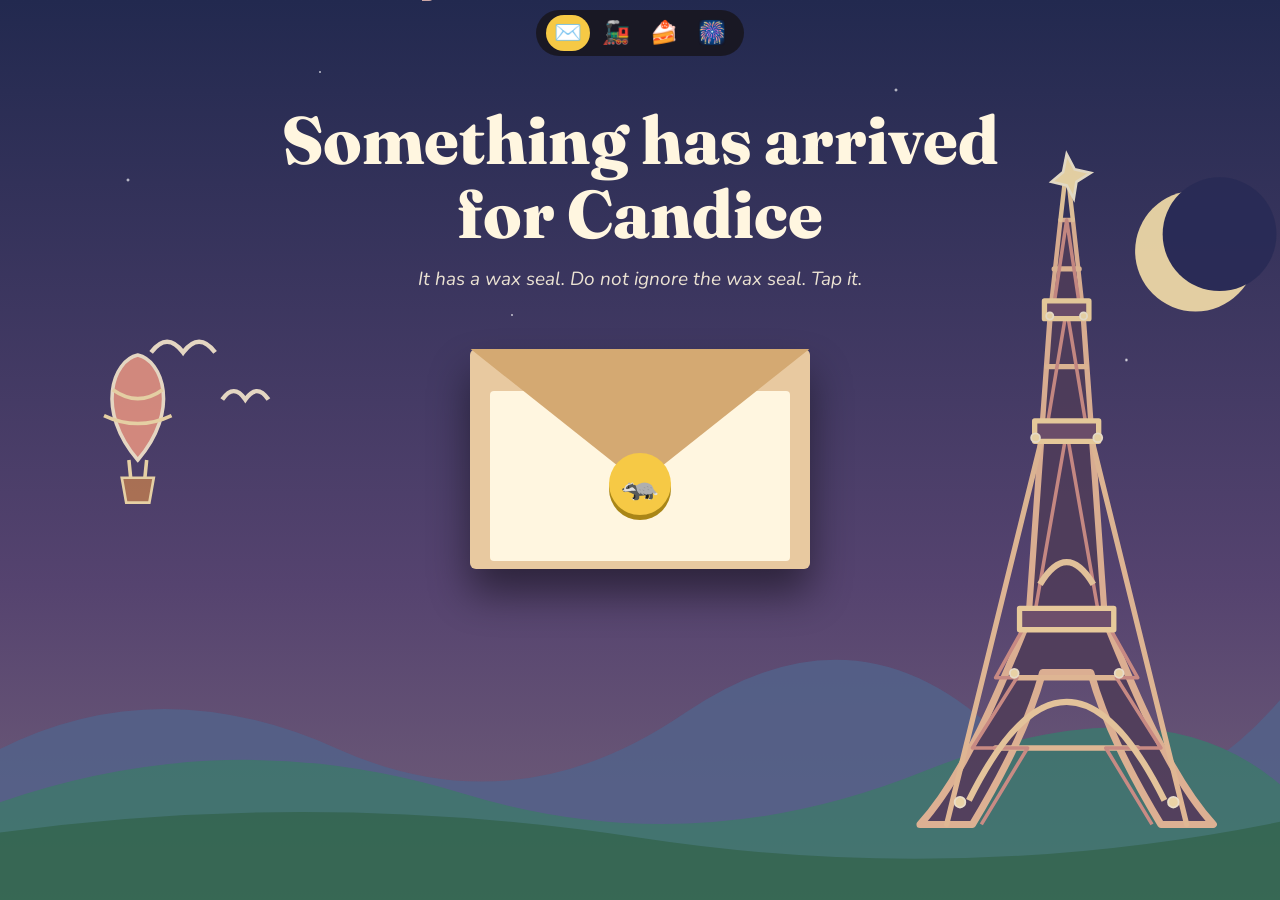
<file: index.html>
<!DOCTYPE html>
<html lang="en"><head><meta charset="utf-8"><meta name="viewport" content="width=device-width,initial-scale=1">
<title>An owl delivered this</title>
<link rel="icon" href="data:image/svg+xml,<svg xmlns=%22http://www.w3.org/2000/svg%22 viewBox=%220 0 100 100%22><text y=%22.9em%22 font-size=%2290%22>🦉</text></svg>">
<link href="https://fonts.googleapis.com/css2?family=Fraunces:wght@800&family=Nunito:wght@400;700&display=swap" rel="stylesheet">
<link rel="stylesheet" href="style.css"></head><body>
<div class="owl" id="owl">🦉</div>
<div class="wrap">
<h1>Something has arrived for Candice</h1>
<p class="sub" id="hint">It has a wax seal. Do not ignore the wax seal. Tap it.</p>
<div class="env" id="env"><div class="flap"></div><div class="paper"></div><button class="seal" id="seal" aria-label="Break the seal">🦡</button></div>
<div class="note" id="note">
<h2>Dear Candice (Kahn-DEES),</h2>
<p>That's how it's pronounced. I have said it right every single time. Ask anyone. Actually, don't ask anyone.</p>
<p class="c"><button id="say">🔊 Hear it, the proper way</button></p>
<p>By order of the Ministry of Birthdays, <b>13th October</b> is declared a day of dessert, nonsense and loud applause. The Sorting Hat has been consulted about you and refused to deliberate, which in Hat language means "obviously".</p>
<p>The next three rooms are yours. Mind the soot sprites. If you type <b>oui</b> on your keyboard, something crusty happens.</p>
<p class="c"><a class="btn" href="journey.html">Board the train 🚂</a></p>
</div></div>
<script src="app.js"></script>
<script>
$('#seal').onclick=e=>{$('#env').classList.add('open');$('#owl').classList.add('go');burst(e.clientX,e.clientY,['🦡','✨','🧡'],14);
setTimeout(()=>{$('#env').classList.add('gone');$('#note').classList.add('show');$('#hint').textContent='';},2200)};
$('#say').onclick=()=>{const u=new SpeechSynthesisUtterance('Candice');u.lang='fr-FR';u.rate=.8;speechSynthesis.speak(u);rain(['🥖'],12)};
</script></body></html>
</file>
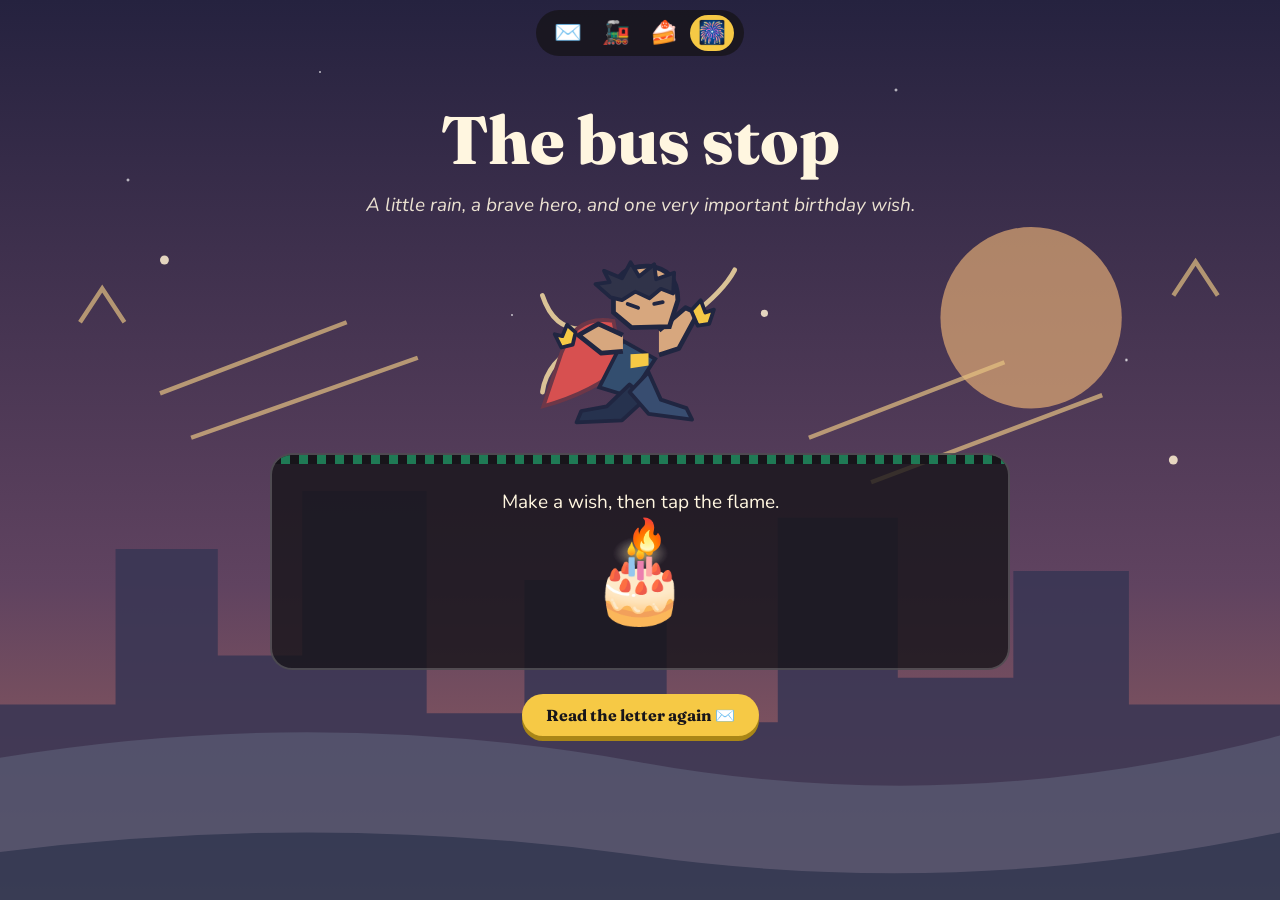
<file: finale.html>
<!DOCTYPE html>
<html lang="en"><head><meta charset="utf-8"><meta name="viewport" content="width=device-width,initial-scale=1">
<title>Joyeux anniversaire, Candice</title>
<link rel="icon" href="data:image/svg+xml,<svg xmlns=%22http://www.w3.org/2000/svg%22 viewBox=%220 0 100 100%22><text y=%22.9em%22 font-size=%2290%22>🎆</text></svg>">
<link href="https://fonts.googleapis.com/css2?family=Fraunces:wght@800&family=Nunito:wght@400;700&display=swap" rel="stylesheet">
<link rel="stylesheet" href="style.css"></head><body>
<div class="rain" id="rain"></div><canvas class="fx" id="fx"></canvas>
<div class="wrap c">
<h1>The bus stop</h1>
<p class="sub">A little rain, a brave hero, and one very important birthday wish.</p>
<div class="hero" id="hero" role="button" tabindex="0" aria-label="Make the city guardian leap">
<svg viewBox="0 0 220 190" aria-hidden="true">
<path d="M54 84Q20 88 7 49M49 101Q12 117 7 151M162 72Q198 45 210 22" fill="none" stroke="#ffe7a8" stroke-width="5" stroke-linecap="round" opacity=".8"/>
<path class="cape" d="M82 76Q42 69 27 110L8 166Q61 151 91 124Z" fill="#d75050" stroke="#6d3748" stroke-width="4"/>
<path d="M92 97L67 146L100 156L126 116Z" fill="#334e6f" stroke="#202641" stroke-width="4"/>
<path d="M99 143L75 166L48 171L43 183L91 181L116 158Z" fill="#26324e" stroke="#202641" stroke-width="4" stroke-linejoin="round"/>
<path d="M119 130L132 159L159 168L165 180L119 174L99 151Z" fill="#384d70" stroke="#202641" stroke-width="4" stroke-linejoin="round"/>
<path d="M92 91L66 79L45 91L69 110L92 108M130 86L158 62L171 68L151 105L130 112" fill="#d7a77e" stroke="#202641" stroke-width="5" stroke-linejoin="round"/>
<path d="M42 88L33 80L28 92L20 90L27 104L39 101Z M164 65L174 54L179 67L188 64L183 79L171 81Z" fill="#f6c945" stroke="#202641" stroke-width="4" stroke-linejoin="round"/>
<path d="M82 46Q86 17 119 18Q150 21 150 54L141 82L101 83L82 67Z" fill="#d7a77e" stroke="#202641" stroke-width="5"/>
<path d="M79 51L63 37L78 35L72 23L91 31L100 14L109 29L125 16L127 32L146 25L145 47L132 42L120 52L105 45L91 54Z" fill="#303349" stroke="#202641" stroke-width="4" stroke-linejoin="round"/>
<path d="M97 58L108 62M125 58L134 56" stroke="#202641" stroke-width="4" stroke-linecap="round"/>
<path d="M100 111L119 110L119 123L100 126Z" fill="#f6c945"/>
</svg>
</div>
<div class="card"><p id="wish">Make a wish, then tap the flame.</p>
<div class="cake" id="cake" role="button" tabindex="0" aria-label="Blow out the candle">🎂<span class="flame">🔥</span></div></div>
<div class="card" id="fin" style="display:none"><h2>Joyeux anniversaire, Candice 🎉</h2><p id="txt" style="text-align:left"></p></div>
<p class="c"><a class="btn" href="index.html">Read the letter again ✉️</a></p>
</div>
<script src="app.js"></script>
<script>
for(let i=0;i<60;i++){const d=document.createElement('i');d.style.left=Math.random()*100+'%';d.style.animationDuration=.6+Math.random()*.6+'s';d.style.animationDelay=-Math.random()+'s';$('#rain').appendChild(d)}
const cheer=e=>{const hero=$('#hero');hero.animate([{transform:'translateY(0)'},{transform:'translateY(-28px) rotate(-5deg) scale(1.08)'},{transform:'translateY(0)'}],450);burst(e.clientX||innerWidth/2,e.clientY||innerHeight/3,['⭐','⚡','🧡'],9)};
$('#hero').onclick=cheer;
$('#hero').onkeydown=e=>{if(e.key==='Enter'||e.key===' '){e.preventDefault();cheer(e)}};
const cv=$('#fx'),c=cv.getContext('2d');let P=[];function size(){cv.width=innerWidth;cv.height=innerHeight}size();addEventListener('resize',size);
function boom(x,y){const h=Math.random()*360;for(let i=0;i<70;i++){const a=Math.random()*6.28,s=Math.random()*6+1;P.push({x,y,vx:Math.cos(a)*s,vy:Math.sin(a)*s,l:70,h})}}
(function f(){c.clearRect(0,0,cv.width,cv.height);P=P.filter(p=>p.l>0);P.forEach(p=>{p.x+=p.vx;p.y+=p.vy;p.vy+=.06;p.vx*=.985;p.l--;c.fillStyle=`hsla(${p.h},100%,65%,${p.l/70})`;c.fillRect(p.x,p.y,3,3)});requestAnimationFrame(f)})();
const msg="Kahn-DEES. (Told you I never got it wrong.) Thank you for being the person who makes a rainy bus stop feel like the start of an adventure. Here's to more train tickets, flight tickets, hikes, tiramisu at exactly the right moment, loud cheering for Les Bleus, and the fluent sarcasm that you bring along. Your teddies are cheering from the front row. Wishing you a very happy birthday, Candice! 🧡";
$('#cake').onclick=()=>{if($('#cake').classList.contains('out'))return;$('#cake').classList.add('out');$('#wish').textContent='Wish received. Your favorite MHA Hero has been informed. ⭐';$('#fin').style.display='block';
let i=0;const ty=setInterval(()=>{$('#txt').textContent=msg.slice(0,++i);if(i>=msg.length)clearInterval(ty)},35);
let b=0;const iv=setInterval(()=>{boom(Math.random()*innerWidth,Math.random()*innerHeight*.5+40);if(++b>14)clearInterval(iv)},350);rain(['🏮','🥖','🧸','🦡','⚽','🍰'],30)};
</script></body></html>
</file>
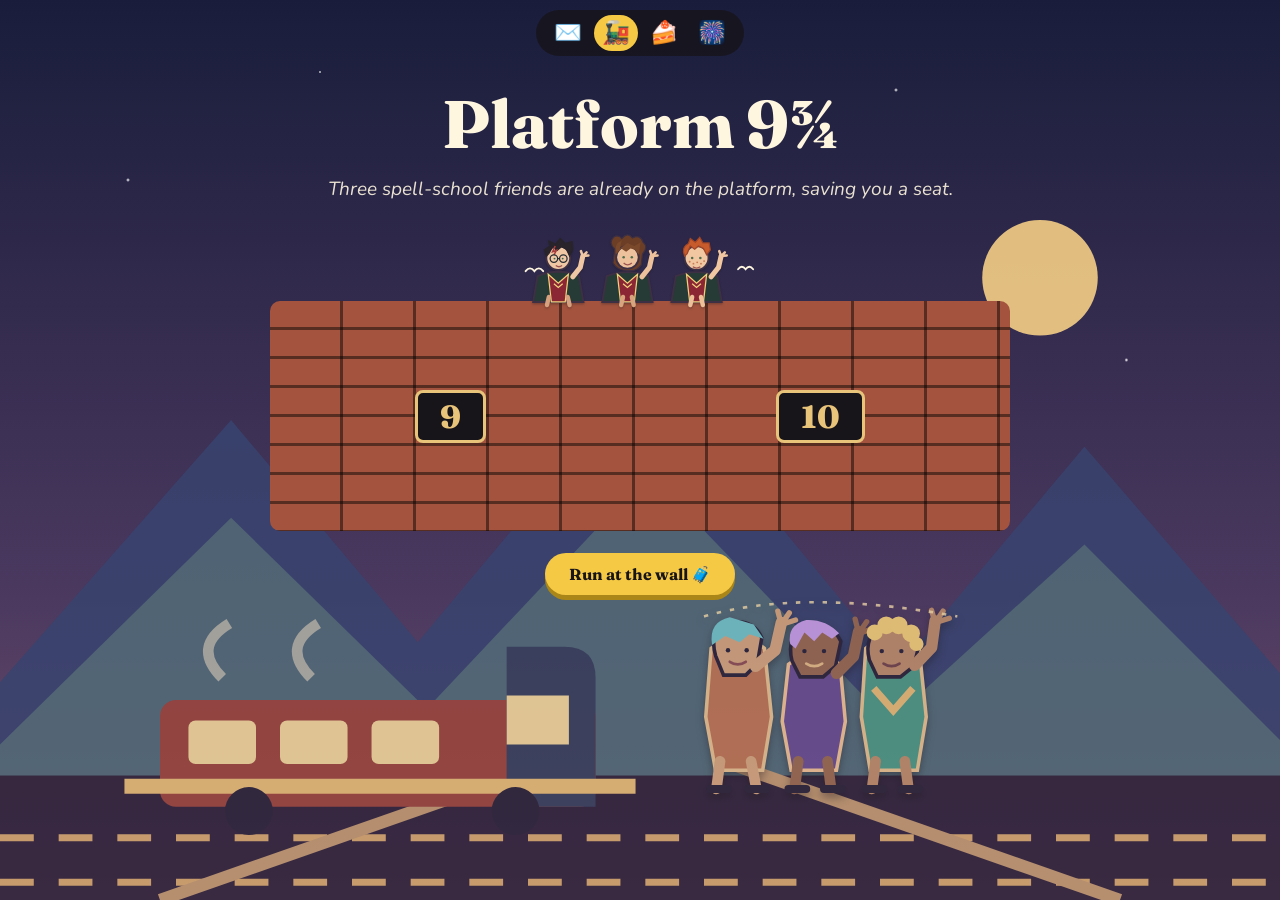
<file: journey.html>
<!DOCTYPE html>
<html lang="en"><head><meta charset="utf-8"><meta name="viewport" content="width=device-width,initial-scale=1">
<title>Platform nine and three-quarters</title>
<link rel="icon" href="data:image/svg+xml,<svg xmlns=%22http://www.w3.org/2000/svg%22 viewBox=%220 0 100 100%22><text y=%22.9em%22 font-size=%2290%22>🚂</text></svg>">
<link href="https://fonts.googleapis.com/css2?family=Fraunces:wght@800&family=Nunito:wght@400;700&display=swap" rel="stylesheet">
<link rel="stylesheet" href="style.css"></head><body>
<div class="wrap">
<h1>Platform 9¾</h1>
<p class="sub">Three spell-school friends are already on the platform, saving you a seat.</p>
<svg class="platform-greeting" viewBox="0 0 420 140" role="img" aria-label="Harry Potter, Hermione Granger, and Ron Weasley wave from Platform Nine and Three-Quarters">
<g fill="none" stroke="#fff6e0" stroke-width="3" stroke-linecap="round"><path d="M28 83q7-9 14 0q7-9 14 0"/><path d="M366 80q6-8 12 0q6-8 12 0"/></g>-->

<!-- Harry: messy dark hair, round glasses, lightning scar, and Gryffindor colours -->
<g class="platform-friend friend-left">
  <path d="M47 91 Q80 77 113 91 L120 132 L40 132 Z" fill="#263b35" stroke="#3d3045" stroke-width="3"/>
  <path d="M64 88 L80 102 L96 88 L91 132 L69 132 Z" fill="#8b2635" stroke="#f2d17b" stroke-width="2"/>
  <path d="M73 103 L80 109 L87 103" fill="none" stroke="#f2d17b" stroke-width="2"/>
  <path d="M65 124L62 137M95 124L98 137" stroke="#d5a17e" stroke-width="7" stroke-linecap="round"/>
  <circle cx="80" cy="62" r="19" fill="#f0c7a5" stroke="#3d3045" stroke-width="3"/>
  <path d="M61 59L58 49L67 43L65 35L76 40L83 31L91 39L102 36L103 48L98 59L93 48L85 44L78 50L71 44L65 55Z" fill="#29242b" stroke="#29242b" stroke-width="2"/>
  <path d="M75 43L71 52L77 50L73 57" fill="none" stroke="#a83d3d" stroke-width="2.5"/>
  <circle cx="73" cy="63" r="6" fill="none" stroke="#252d34" stroke-width="2"/><circle cx="88" cy="63" r="6" fill="none" stroke="#252d34" stroke-width="2"/><path d="M79 63H82" stroke="#252d34" stroke-width="2"/>
  <circle cx="74" cy="63" r="1.5" fill="#356b4d"/><circle cx="87" cy="63" r="1.5" fill="#356b4d"/><path d="M76 74Q81 78 86 74" fill="none" stroke="#9b5550" stroke-width="2"/>
  <g class="friend-wave"><path d="M103 92L115 77L119 59" fill="none" stroke="#f0c7a5" stroke-width="8" stroke-linecap="round"/><path d="M119 59L116 51M119 59L125 53M119 59L128 58" fill="none" stroke="#f0c7a5" stroke-width="4" stroke-linecap="round"/></g>
</g>
<!-- Hermione: bushy brown hair, bright expression, and Gryffindor tie -->
<g class="platform-friend friend-middle">
  <path d="M157 91 Q190 78 223 91 L230 132 L150 132 Z" fill="#263b35" stroke="#3d3045" stroke-width="3"/>
  <path d="M174 88 L190 102 L206 88 L201 132 L179 132 Z" fill="#8b2635" stroke="#f2d17b" stroke-width="2"/>
  <path d="M183 103L190 109L197 103" fill="none" stroke="#f2d17b" stroke-width="2"/>
  <path d="M183 124L180 137M197 124L200 137" stroke="#d7a47d" stroke-width="7" stroke-linecap="round"/>
  <path d="M170 48Q159 38 168 29Q175 24 181 31Q190 20 198 30Q211 24 215 37Q224 44 214 56L212 73Q205 84 190 82Q174 82 167 70Z" fill="#6b3e25" stroke="#3d3045" stroke-width="2"/>
  <circle cx="190" cy="61" r="18" fill="#edc19c" stroke="#3d3045" stroke-width="3"/>
  <path d="M172 56Q168 40 181 34L178 47L190 38L201 43L211 37L208 57L202 49L195 47L188 52L180 47Z" fill="#7a492b"/>
  <circle cx="184" cy="61" r="2" fill="#4d6d4c"/><circle cx="197" cy="61" r="2" fill="#4d6d4c"/><path d="M184 70Q190 76 197 70" fill="none" stroke="#9b5550" stroke-width="2"/>
  <g class="friend-wave"><path d="M213 92L225 77L229 59" fill="none" stroke="#edc19c" stroke-width="8" stroke-linecap="round"/><path d="M229 59L226 51M229 59L235 53M229 59L238 58" fill="none" stroke="#edc19c" stroke-width="4" stroke-linecap="round"/></g>
</g>
<!-- Ron: bright ginger hair, freckles, and Gryffindor colours -->
<g class="platform-friend friend-right">
  <path d="M267 91 Q300 78 333 91 L340 132 L260 132 Z" fill="#263b35" stroke="#3d3045" stroke-width="3"/>
  <path d="M284 88 L300 102 L316 88 L311 132 L289 132 Z" fill="#8b2635" stroke="#f2d17b" stroke-width="2"/>
  <path d="M293 103L300 109L307 103" fill="none" stroke="#f2d17b" stroke-width="2"/>
  <path d="M293 124L290 137M307 124L310 137" stroke="#edc09a" stroke-width="7" stroke-linecap="round"/>
  <circle cx="300" cy="62" r="19" fill="#f1c7a2" stroke="#3d3045" stroke-width="3"/>
  <path d="M281 59Q275 45 287 39L290 31L298 37L305 29L310 38L320 38L322 49L316 57L311 47L303 43L297 48L290 43L285 55Z" fill="#c85b2b" stroke="#9d4529" stroke-width="2"/>
  <circle cx="293" cy="62" r="2" fill="#4d6d4c"/><circle cx="306" cy="62" r="2" fill="#4d6d4c"/>
  <g fill="#c77b55"><circle cx="289" cy="68" r="1.5"/><circle cx="295" cy="71" r="1.5"/><circle cx="301" cy="69" r="1.5"/><circle cx="307" cy="71" r="1.5"/><circle cx="312" cy="67" r="1.5"/></g>
  <path d="M294 76Q300 80 306 76" fill="none" stroke="#9b5550" stroke-width="2"/>
  <g class="friend-wave"><path d="M323 92L335 77L339 59" fill="none" stroke="#f1c7a2" stroke-width="8" stroke-linecap="round"/><path d="M339 59L336 51M339 59L345 53M339 59L348 58" fill="none" stroke="#f1c7a2" stroke-width="4" stroke-linecap="round"/></g>
</g>
</svg>
<div class="wall" id="wall"><b>9</b><b>10</b></div>
<p class="c" style="margin-top:22px"><button id="run">Run at the wall 🧳</button></p>
<section class="birthday-letter" id="birthday-letter" aria-labelledby="letter-title" hidden>
<div class="letter-paper">
<div class="letter-heading"><span>✦ A message for Candice ✦</span><span class="letter-date">Delivered by enchanted post</span></div>
<div class="quill" aria-hidden="true">🪶<i></i></div>
<h2 id="letter-title">Dear Candice,</h2>
<div class="letter-content" id="letter-content">
<p>By a little platform magic, this note has found its way to you on your birthday. May the year ahead bring you the kind of adventures that make the ordinary feel extraordinary.</p>
<p>You have a rare gift for making people feel welcome, for bringing warmth to a difficult day, and for standing up for the people you care about. Your cleverness, courage and generous heart make every journey better.</p>
<p>May there always be a good book nearby, a new place waiting on your map, a soft teddy ready for a hug, and something delicious at the end of a long day. And should life get cheeky, may your judo reflexes—and your friends—be close at hand.</p>
<p>Happy birthday, Candice. Keep being wonderfully, unmistakably you. The world is luckier with you in it.</p>
<p class="letter-signoff">With lots of birthday cheer,<br>Your friends on the platform</p>
</div>
<aside class="letter-passport" aria-label="Passport stamps for Candice's birthday journey">
<span class="passport-heading">A passport full of birthday wishes</span>
<div class="passport-stamps" aria-hidden="true">
<span class="passport-stamp passport-paris"><b>PARIS</b><i>✦</i><small>FRANCE</small></span>
<span class="passport-stamp passport-express"><b>BIRTHDAY</b><i>🚂</i><small>EXPRESS</small></span>
<span class="passport-stamp passport-platform"><b>PLATFORM</b><i>9¾</i><small>MAGICAL JOURNEY</small></span>
</div>
</aside>
<p class="letter-next"><a class="btn" href="play.html">Visit the kitchen &amp; the pitch 🍰⚽</a></p>
</div>
</section>
</div>
<script src="app.js"></script>
<script>
function writeLetter(){
const section=$('#birthday-letter');
section.hidden=false;
section.scrollIntoView({behavior:matchMedia('(prefers-reduced-motion: reduce)').matches?'auto':'smooth',block:'start'});
if(matchMedia('(prefers-reduced-motion: reduce)').matches)return;
section.classList.add('writing')
}
$('#run').onclick=e=>{e.target.disabled=true;document.body.classList.add('portal-open');$('#wall').classList.add('shake');
setTimeout(()=>{$('#wall').classList.add('vanish');burst(innerWidth/2,innerHeight/2,['💨','🚂','✨','🧱'],20)},1500);
setTimeout(()=>{$('#wall').hidden=true;$('#run').parentNode.hidden=true;writeLetter()},2600)};
</script></body></html>
</file>
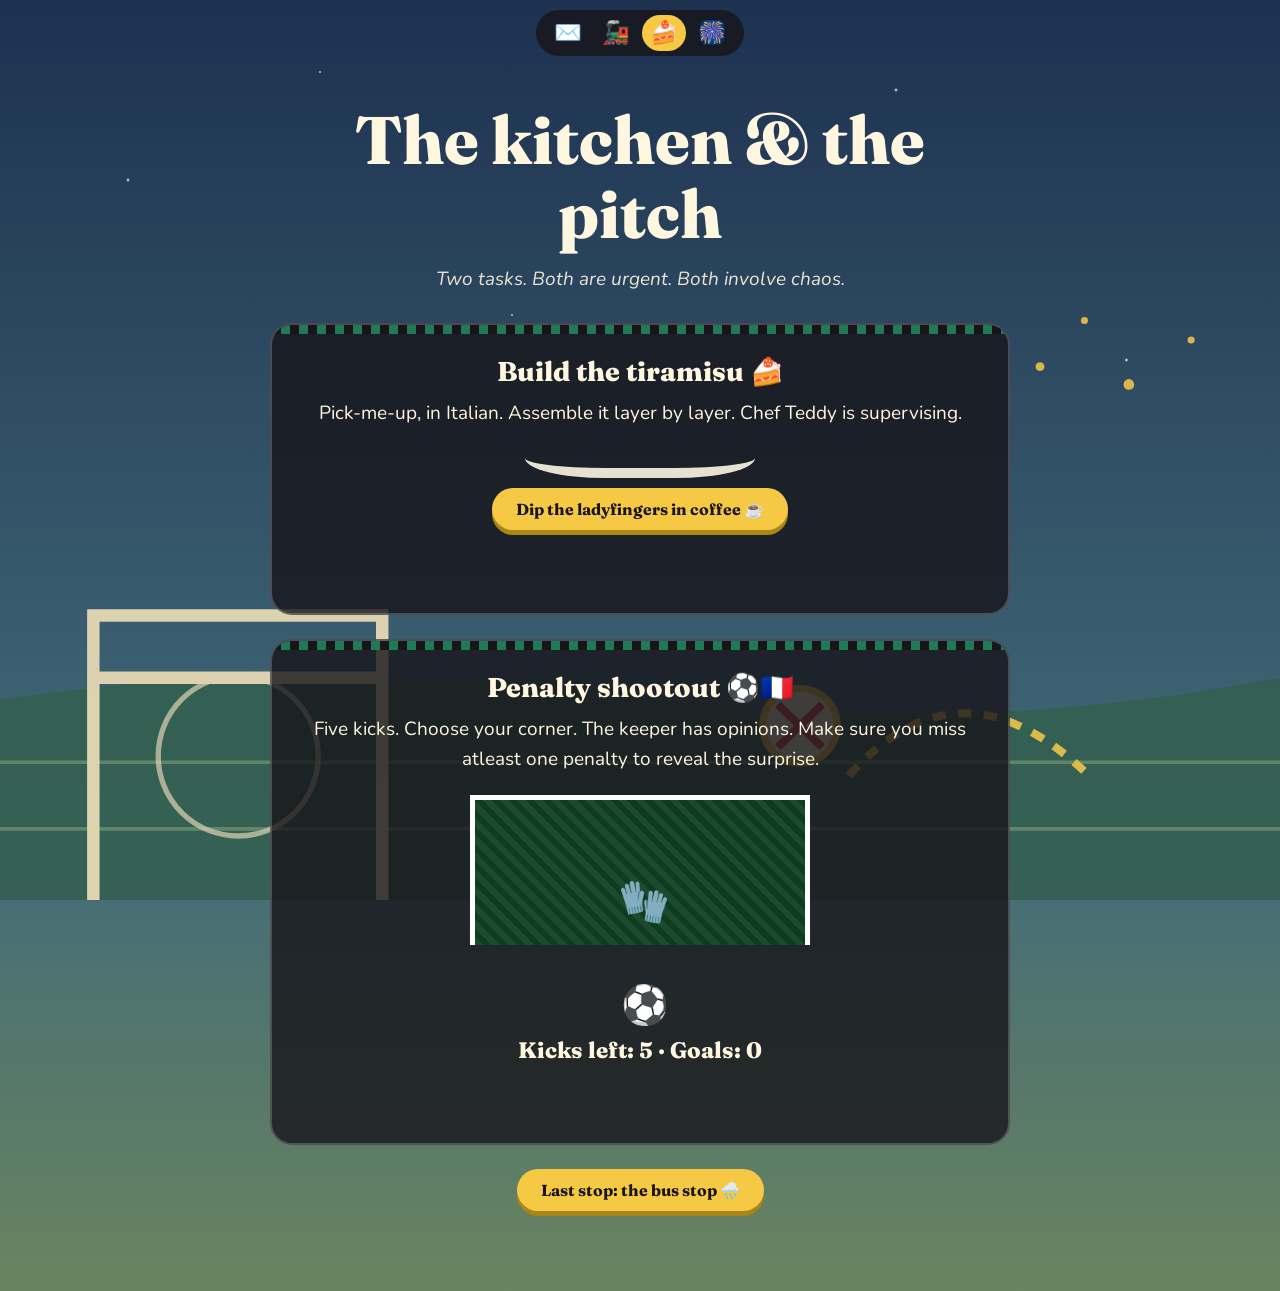
<file: play.html>
<!DOCTYPE html>
<html lang="en"><head><meta charset="utf-8"><meta name="viewport" content="width=device-width,initial-scale=1">
<title>The kitchen and the pitch</title>
<link rel="icon" href="data:image/svg+xml,<svg xmlns=%22http://www.w3.org/2000/svg%22 viewBox=%220 0 100 100%22><text y=%22.9em%22 font-size=%2290%22>🍰</text></svg>">
<link href="https://fonts.googleapis.com/css2?family=Fraunces:wght@800&family=Nunito:wght@400;700&display=swap" rel="stylesheet">
<link rel="stylesheet" href="style.css"></head><body>
<div class="wrap">
<h1>The kitchen &amp; the pitch</h1>
<p class="sub">Two tasks. Both are urgent. Both involve chaos.</p>
<div class="card c"><h2>Build the tiramisu 🍰</h2>
<p>Pick-me-up, in Italian. Assemble it layer by layer. Chef Teddy is supervising.</p>
<div class="dish" id="dish"></div>
<p><button id="add">Dip the ladyfingers in coffee ☕</button></p><p id="chef" style="min-height:3.2em"></p></div>
<div class="card c"><h2>Penalty shootout ⚽🇫🇷</h2>
<p>Five kicks. Choose your corner. The keeper has opinions. Make sure you miss atleast one penalty to reveal the surprise.</p>
<div class="goal" id="goal"><span class="gk" id="gk">🧤</span><span class="z" style="left:0" data-z="0"></span><span class="z" style="left:33.3%" data-z="1"></span><span class="z" style="left:66.6%" data-z="2"></span></div>
<span class="ball" id="ball">⚽</span>
<p class="score" id="sc">Kicks left: 5 · Goals: 0</p><p id="msg" style="min-height:3em"></p></div>
<div class="football-reaction" id="football-reaction" hidden aria-live="polite">
<img class="reaction-art" id="reaction-image" alt="">
<audio id="reaction-audio" preload="auto"></audio>
<p class="reaction-caption" id="reaction-caption"></p>
</div>
<p class="c"><a class="btn" href="finale.html">Last stop: the bus stop 🌧️</a></p>
</div>
<script src="app.js"></script>
<script>
const L=[['#8a5a3c','☕ Dip the ladyfingers in coffee'],['#fff1c9','☁️ Add a cloud of mascarpone'],['#8a5a3c','☕ Another round of ladyfingers'],['#fff1c9','☁️ More mascarpone, no restraint'],['#4b2c1a','🍫 Snow it with cocoa']];
let n=0;$('#add').onclick=e=>{if(n>=5)return;const d=document.createElement('div');d.className='ly';d.style.background=L[n][0];$('#dish').appendChild(d);n++;burst(e.clientX,e.clientY,['☕','🍫','✨'],5);
if(n<5)$('#add').textContent=L[n][1]+'… ';else{$('#add').textContent='Done! 🎉';rain(['🍫','🍰','☕'],14);$('#chef').textContent='🧸 Chef Teddy approves. Estimated survival time of this tiramisu: 4 minutes.'}};
let k=5,g=0,shooting=false,reactionTimer,reactionToken=0;const reactionAudio=$('#reaction-audio');
function stopReaction(){reactionToken++;clearTimeout(reactionTimer);reactionAudio.pause();reactionAudio.currentTime=0;$('#football-reaction').hidden=true}
document.querySelectorAll('.z').forEach(z=>z.onclick=e=>{if(k<=0||shooting)return;shooting=true;stopReaction();const s=+z.dataset.z,kp=Math.floor(Math.random()*3);k--;
$('#gk').style.left=(kp*33.3+16.6)+'%';$('#ball').style.transform='translate('+((s-1)*110)+'px,-150px) scale(.6)';
setTimeout(()=>{$('#ball').style.transform='';const scored=kp!==s;if(scored)g++;
$('#msg').textContent=scored?pick(['BUUUUT! ⚽','Top corner. Absolutely unfair. ⚽','Les Bleus score again! 🇫🇷']):'Saved by the keeper! Pick another corner. 🧤';
const reaction=$('#football-reaction'),image=$('#reaction-image');reaction.hidden=false;reaction.classList.toggle('happy',scored);reaction.classList.toggle('angry',!scored);
image.src=scored?'data/kyllian_dictator/happy/image.jpeg':'data/kyllian_dictator/sad/image.jpeg';
image.alt=scored?'Happy Kyllian dictator meme reaction':'Sad Kyllian dictator meme reaction';
reactionAudio.pause();reactionAudio.src=scored?'data/kyllian_dictator/happy/audio.mp3':'data/kyllian_dictator/sad/audio.mp3';
$('#reaction-caption').textContent=scored?'GOAL!':'MISSED!';
const activeReaction=++reactionToken;
reactionAudio.play().catch(error=>{if(activeReaction===reactionToken)$('#msg').textContent+=` Audio could not play: ${error.message}`});
reactionTimer=setTimeout(stopReaction,5000);
burst(e.clientX,e.clientY,scored?['⚽','🇫🇷','⭐']:['🧤','😤'],8);$('#sc').textContent=k?`Kicks left: ${k} · Goals: ${g}`:`Final score: France ${g} · Keeper ${5-g}`;
if(!k){$('#msg').textContent=`Full time! France scored ${g} of 5 penalties. ${g>=3?'Allez les Bleus! 🇫🇷':'The keeper had a brilliant match. 🧤'}`;rain(g>=3?['⚽','🇫🇷','⭐']:['🧤','😮'])}shooting=false},450)});
</script></body></html>
</file>
<file: style.css>
:root{--ink:#17151a;--butter:#f6c945;--meadow:#8fc98b;--bleu:#2f4fbf;--rouge:#e23d3d;--paper:#fff6e0}
*{box-sizing:border-box;margin:0}
body{min-height:100vh;font:19px/1.6 'Nunito','Trebuchet MS',sans-serif;color:var(--paper);background:linear-gradient(#171a3d,#3b2f6b 65%,#6d4577);background-attachment:fixed;overflow-x:hidden}
body:before{content:'';position:fixed;inset:0;pointer-events:none;background:radial-gradient(2px 2px at 10% 20%,#fff,transparent),radial-gradient(2px 2px at 70% 10%,#fff,transparent),radial-gradient(1.5px 1.5px at 40% 35%,#fff,transparent),radial-gradient(2px 2px at 88% 40%,#fff,transparent),radial-gradient(1.5px 1.5px at 25% 8%,#fff,transparent);animation:tw 3s ease-in-out infinite alternate}
@keyframes tw{to{opacity:.25}}
h1,h2{font-family:'Fraunces',Georgia,serif;font-weight:800;line-height:1.1}
h1{font-size:clamp(2.3rem,8vw,4.2rem);text-align:center;margin:.4em 0 .2em}
h2{font-size:1.7rem;margin-bottom:.4em}
.sub{text-align:center;font-style:italic;opacity:.9;margin-bottom:1.5em}
.wrap{max-width:780px;margin:0 auto;padding:76px 20px 80px;position:relative}
.c{text-align:center}
nav{position:fixed;top:10px;left:50%;translate:-50% 0;z-index:9;display:flex;gap:4px;background:#17151acc;padding:5px 10px;border-radius:99px}
nav a{text-decoration:none;font-size:1.4rem;padding:0 8px;border-radius:99px;transition:transform .2s}
nav a:hover{transform:scale(1.3) rotate(-8deg)}nav a.on{background:var(--butter)}
button,.btn{display:inline-block;font:700 1rem 'Fraunces',Georgia,serif;background:var(--butter);color:var(--ink);border:0;border-radius:99px;padding:11px 24px;cursor:pointer;text-decoration:none;box-shadow:0 5px 0 #a98617;transition:transform .15s}
button:hover,.btn:hover{transform:translateY(-3px) rotate(-1.5deg)}button:active{transform:translateY(3px);box-shadow:0 1px 0 #a98617}
:focus-visible{outline:4px solid #fff;outline-offset:3px}
.card{background:#17151acc;border:2px solid #fff3;border-radius:22px;padding:22px 26px;margin:24px 0}
.sp{position:fixed;z-index:20;pointer-events:none;font-size:1.3rem;animation:sp 1.4s ease-out forwards}
@keyframes sp{to{transform:translate(var(--dx),var(--dy)) rotate(360deg);opacity:0}}
.fall{position:fixed;top:-50px;z-index:20;pointer-events:none;font-size:2rem;animation:fall linear forwards}
@keyframes fall{to{transform:translateY(112vh) rotate(540deg)}}
/* envelope */
.env{position:relative;width:min(340px,86vw);height:220px;margin:6vh auto 0;background:#e8c9a0;border-radius:6px;box-shadow:0 24px 40px #0007;transition:opacity .8s,transform .8s}
.flap{position:absolute;inset:0 0 auto;height:135px;background:#d4a972;clip-path:polygon(0 0,100% 0,50% 100%);transform-origin:top;transition:transform .8s;z-index:3}
.env.open .flap{transform:rotateX(180deg);z-index:0}
.paper{position:absolute;left:6%;right:6%;bottom:8px;height:170px;background:var(--paper);border-radius:4px;transition:transform 1s .7s,opacity .6s 1.4s;z-index:1}
.env.open .paper{transform:translateY(-150px);opacity:0}
.env.gone{opacity:0;transform:scale(.8);pointer-events:none;height:0;margin:0;overflow:hidden}
.seal{position:absolute;z-index:4;left:50%;top:104px;width:62px;height:62px;margin-left:-31px;border-radius:50%;font-size:1.9rem;padding:0;background:var(--butter);animation:pulse 1.6s infinite}
.env.open .seal{animation:crack .7s forwards}
@keyframes pulse{50%{transform:scale(1.15);box-shadow:0 0 28px var(--butter)}}
@keyframes crack{to{transform:scale(2.4) rotate(40deg);opacity:0}}
.owl{position:fixed;top:14%;left:-90px;font-size:3.4rem;z-index:15;pointer-events:none}
.owl.go{animation:fly 3.2s ease-in-out forwards}
@keyframes fly{40%{transform:translate(55vw,-30px) rotate(-10deg)}to{transform:translate(120vw,60px)}}
.note{display:none;background:var(--paper);color:var(--ink);transform-origin:top;border-radius:6px;padding:26px 30px;font-size:1.1rem;box-shadow:0 20px 40px #0008}
.note.show{display:block;animation:unfurl 1s cubic-bezier(.2,1.3,.4,1)}
@keyframes unfurl{from{transform:scaleY(0) rotate(-3deg)}}
.note h2{color:var(--bleu)}.note p{margin:.7em 0}
/* train */
.wall{height:230px;border-radius:10px;background:repeating-linear-gradient(#0000 0 26px,#0007 26px 29px),repeating-linear-gradient(90deg,#0000 0 70px,#0007 70px 73px),#a4543e;display:flex;justify-content:space-around;align-items:center;transition:opacity 1s}
.wall b{background:#17151a;border:3px solid #e8c37a;color:#e8c37a;font:800 2rem 'Fraunces',serif;padding:4px 22px;border-radius:8px}
.wall.shake{animation:shake .5s 3}.wall.vanish{opacity:0}
@keyframes shake{25%{transform:translateX(-8px) rotate(-1deg)}75%{transform:translateX(8px) rotate(1deg)}}
.rail{border-bottom:6px dashed #fff6;height:60px;margin:20px 0;overflow:hidden}
.rail span{display:inline-block;font-size:3rem;animation:chug 6s linear infinite}
@keyframes chug{from{transform:translateX(-80px)}to{transform:translateX(105vw)}}
.cars{display:grid;grid-template-columns:repeat(auto-fit,minmax(200px,1fr));gap:16px}
.win{perspective:900px;height:220px;cursor:pointer;border:0;background:none;color:inherit;font:inherit;text-align:left;padding:0;box-shadow:none}
.win:hover{transform:none}
.in{position:relative;width:100%;height:100%;transition:transform .8s;transform-style:preserve-3d}
.win.flip .in{transform:rotateY(180deg)}
.f,.bk{position:absolute;inset:0;backface-visibility:hidden;border-radius:18px;padding:16px;display:flex;flex-direction:column;justify-content:center;align-items:center;text-align:center}
.f{background:linear-gradient(#f6c945,#e0a82e);color:var(--ink);font:800 1.2rem 'Fraunces',serif;border:5px solid #17151a}
.f i{font-size:3.2rem;font-style:normal;animation:bob 2s ease-in-out infinite}
@keyframes bob{50%{transform:translateY(-8px)}}
.bk{background:var(--paper);color:var(--ink);transform:rotateY(180deg);font-size:.92rem;line-height:1.4;border:5px solid var(--bleu);overflow:auto}
.stamps{display:flex;flex-wrap:wrap;gap:4px;justify-content:center;margin-top:6px;font-size:.78rem}
.stamps span{border:2px solid var(--rouge);color:var(--rouge);border-radius:6px;padding:0 6px;font-weight:800;animation:stamp .35s}
@keyframes stamp{from{transform:scale(3);opacity:0}}
/* play */
.dish{width:230px;margin:10px auto;border-bottom:10px solid #e7e1d2;border-radius:0 0 80px 80px/0 0 20px 20px;min-height:40px;display:flex;flex-direction:column-reverse}
.ly{height:34px;animation:drop .6s cubic-bezier(.3,1.6,.5,1)}
@keyframes drop{from{transform:translateY(-160px);opacity:0}}
.goal{position:relative;width:min(340px,90vw);height:150px;margin:20px auto 0;border:5px solid #fff;border-bottom:0;background:repeating-linear-gradient(45deg,#fff1 0 6px,#0000 6px 12px),#0d3d1f}
.gk{position:absolute;bottom:8px;left:50%;margin-left:-22px;font-size:2.6rem;transition:left .35s}
.z{position:absolute;top:0;bottom:0;width:33.3%;cursor:crosshair}
.ball{display:block;font-size:2.4rem;width:2.4rem;margin:30px auto 0;transition:transform .45s,opacity .3s}
.score{font:800 1.4rem 'Fraunces',serif}
.football-reaction{width:min(300px,100%);margin:12px auto 0;padding:12px 18px;border:2px solid #fff5;border-radius:20px;background:#17151acc;animation:reactionPop .3s cubic-bezier(.2,1.4,.5,1)}
.football-reaction[hidden]{display:none}
.reaction-art{display:block;width:min(260px,100%);height:190px;object-fit:contain;margin:auto;animation:reactionFlash .65s ease-in-out infinite alternate}
.football-reaction.happy{border-color:#f6c945;background:linear-gradient(135deg,#31543d,#17151acc)}
.football-reaction.angry{border-color:#e27b64;background:linear-gradient(135deg,#713a43,#17151acc)}
.reaction-caption{font:800 1rem 'Fraunces',Georgia,serif;letter-spacing:.04em}
@keyframes reactionPop{from{transform:scale(.82);opacity:0}}
@keyframes reactionFlash{to{opacity:.55;transform:scale(.96)}}
/* finale */
.rain{position:fixed;inset:0;pointer-events:none;overflow:hidden}
.rain i{position:absolute;top:-30px;width:2px;height:22px;background:#bfe3ff77;animation:rn linear infinite}
@keyframes rn{to{transform:translateY(110vh)}}
.hero{display:block;width:min(210px,55vw);height:180px;margin:22px auto 0;padding:0;background:none;color:inherit;border:0;box-shadow:none;cursor:pointer;animation:heroHover 2.8s ease-in-out infinite alternate}
.hero:hover{transform:translateY(-5px) rotate(-2deg);box-shadow:none}
.hero svg{display:block;width:100%;height:100%;overflow:visible}
.hero:focus-visible{outline:4px solid #fff;outline-offset:0;border-radius:50%}
.hero .cape{transform-origin:42% 50%;animation:capeWave 1.8s ease-in-out infinite alternate}
@keyframes heroHover{to{translate:0 -9px}}
@keyframes capeWave{to{transform:skewY(-8deg) scaleX(.95)}}
.cake{font-size:5rem;position:relative;display:inline-block;cursor:pointer}
.flame{position:absolute;top:-8px;left:50%;margin-left:-.4em;font-size:2rem;animation:flick .4s infinite alternate}
@keyframes flick{to{transform:scale(1.15) rotate(5deg)}}
.out .flame{display:none}
.fx{position:fixed;inset:0;pointer-events:none;z-index:12}
@media(prefers-reduced-motion:reduce){*{animation-duration:.01s!important;transition-duration:.01s!important}.rail span{animation:none}}
/* Full-viewport illustrated scenes */
.bg{position:fixed;inset:0;z-index:-1;overflow:hidden;pointer-events:none}
.bg svg{position:absolute;inset:0;width:100%;height:100%;opacity:.86}
.wrap,main,footer{position:relative;z-index:1}
.scene-index{background:linear-gradient(#22294f,#55436f 65%,#74617a)}
.scene-journey{background:linear-gradient(#191d3b,#4a385f 65%,#71516b)}
.scene-play{background:linear-gradient(#1d3150,#426b78 65%,#69845f)}
.scene-finale{background:linear-gradient(#25223f,#604360 65%,#9b625d)}
.scene-dossier{background:linear-gradient(#202c36,#3a4d4b 65%,#79634d)}
.scene-ghibli{background:linear-gradient(#1b3540,#34545a 65%,#526851)}
.paris-tower{animation:towerGlow 4s ease-in-out infinite alternate}
.tower-star{transform-box:fill-box;transform-origin:center;animation:starPulse 2.4s ease-in-out infinite alternate}
@keyframes towerGlow{to{filter:drop-shadow(0 0 13px #ffd98a)}}
@keyframes starPulse{to{opacity:.65;transform:scale(.85)}}
.oui-toast{position:fixed;z-index:30;top:76px;left:50%;translate:-50% -12px;padding:10px 24px;border:2px solid #ffe8ae;border-radius:999px;background:#29213bea;color:#fff6e0;font:800 clamp(1.2rem,3vw,1.8rem) 'Fraunces',Georgia,serif;letter-spacing:.04em;text-shadow:0 0 12px #ffcf72;box-shadow:0 8px 28px #120e1b88;opacity:0;pointer-events:none}
.oui-toast.show{animation:ouiFlash 2.4s ease both}
@keyframes ouiFlash{0%,100%{opacity:0;scale:.85}12%,78%{opacity:1;scale:1}28%,60%{text-shadow:0 0 20px #ffe8ae,0 0 38px #f6c945}}
.balloon{transform-box:fill-box;transform-origin:center;animation:balloonFloat 3.5s ease-in-out infinite alternate}
@keyframes balloonFloat{to{transform:translateY(-9px) rotate(2deg)}}
.birds{animation:birdsGlide 24s linear infinite}
@keyframes birdsGlide{from{transform:translateX(-90px)}to{transform:translateX(700px)}}
.train-art{animation:trainRumble 1.3s ease-in-out infinite alternate}
@keyframes trainRumble{to{translate:4px -3px}}
.scene-journey .wrap{padding-top:60px}
.platform-greeting{position:relative;z-index:2;display:block;width:min(360px,88vw);height:88px;margin:-14px auto -6px;overflow:visible;transition:opacity .7s}
.birthday-letter[hidden]{display:none}
.birthday-letter{position:relative;z-index:2;width:min(720px,100%);margin:22px auto 34px;scroll-margin-top:86px;animation:letterArrive .8s cubic-bezier(.2,1.2,.4,1) both}
.letter-paper{position:relative;overflow:hidden;padding:clamp(24px,5vw,48px);border:2px solid #dfbd77;border-radius:8px;background:linear-gradient(135deg,#fff9e8,#f6ebce);color:#272233;text-align:left;box-shadow:0 18px 44px #17151a66,inset 0 0 38px #d9bf8133}
.letter-paper:before{content:'';position:absolute;inset:10px;border:1px solid #b98d4c55;border-radius:4px;pointer-events:none}
.letter-heading{position:relative;display:flex;flex-direction:column;gap:2px;padding:0 64px 14px 0;border-bottom:1px solid #b98d4c88;color:#72533c;font:800 1.15rem 'Fraunces',Georgia,serif}
.letter-date{font:italic .85rem 'Nunito','Trebuchet MS',sans-serif;opacity:.8}
.letter-paper h2{position:relative;margin:20px 0 10px;color:#563e6f;font-size:1.55rem}
.letter-content{position:relative;clip-path:inset(0 0 100% 0)}
.letter-content p{margin:.65em 0;font:1rem/1.75 'Nunito','Trebuchet MS',sans-serif}
.letter-signoff{margin:14px 0 4px;color:#563e6f;font-weight:700}
.letter-passport{position:relative;margin-top:24px;padding-top:14px;border-top:1px dashed #b98d4c99}
.passport-heading{display:block;margin-bottom:12px;color:#72533c;font:800 .9rem 'Fraunces',Georgia,serif;text-align:center}
.passport-stamps{display:flex;flex-wrap:wrap;justify-content:center;align-items:center;gap:12px}
.passport-stamp{display:flex;width:104px;height:104px;flex-direction:column;align-items:center;justify-content:center;border:2px dashed currentColor;border-radius:50%;font-style:normal;line-height:1.05;text-align:center;transform:rotate(-8deg);opacity:.82}
.passport-stamp b{font-size:.66rem;letter-spacing:.08em}
.passport-stamp i{margin:4px 0;font-size:1.45rem;font-style:normal;font-weight:900}
.passport-stamp small{font-size:.48rem;letter-spacing:.08em}
.passport-paris{color:#a84943}
.passport-express{color:#526b85;transform:rotate(7deg)}
.passport-platform{color:#688052;transform:rotate(-4deg)}
.letter-next{position:relative;margin:22px 0 0;text-align:center}
.birthday-letter.writing .passport-stamp{animation:passportStamp .45s cubic-bezier(.2,1.5,.5,1) both}
.birthday-letter.writing .passport-express{animation-delay:.2s}
.birthday-letter.writing .passport-platform{animation-delay:.4s}
@keyframes passportStamp{from{opacity:0;scale:2.5}to{opacity:.82;scale:1}}
.quill{position:absolute;z-index:1;top:24px;right:24px;font-size:3rem;transform-origin:bottom center;animation:quillWrite .55s ease-in-out infinite alternate}
.quill i{position:absolute;right:0;bottom:1px;width:7px;height:7px;border-radius:50%;background:#69477d;box-shadow:0 0 10px #69477d;animation:inkSpark .8s ease-in-out infinite alternate}
.birthday-letter.writing .letter-content{animation:inkReveal 7s steps(48,end) forwards}
.birthday-letter.writing .quill{animation:quillTravel 7s ease-in-out forwards}
@keyframes letterArrive{from{opacity:0;transform:translateY(20px) scale(.97)}to{opacity:1;transform:translateY(0) scale(1)}}
@keyframes inkReveal{to{clip-path:inset(0 0 0 0)}}
@keyframes quillWrite{to{transform:rotate(12deg) translateY(-4px)}}
@keyframes quillTravel{0%{transform:rotate(0)}20%{transform:rotate(12deg) translateY(40px)}45%{transform:rotate(-8deg) translateY(100px)}70%{transform:rotate(10deg) translateY(165px)}100%{transform:rotate(-6deg) translateY(220px)}}
@keyframes inkSpark{to{opacity:.3;transform:scale(.6)}}
.platform-friend{filter:drop-shadow(0 2px 2px #17151a55)}
.friend-wave{transform-box:fill-box;transform-origin:bottom left;animation:friendWave .65s ease-in-out infinite alternate}
.friend-middle .friend-wave{animation-delay:-.2s}
.friend-right .friend-wave{animation-delay:-.4s}
.waiting-friends .friend-wave{transform-box:fill-box;transform-origin:bottom left;animation:friendWave .65s ease-in-out infinite alternate}
@keyframes friendWave{to{transform:rotate(-17deg)}}
.portal-open .platform-greeting{opacity:0;transition-delay:1.5s}
.waiting-friends{filter:drop-shadow(0 5px 5px #17151a66)}
.hero-streaks{animation:streakGlow 2.3s ease-in-out infinite alternate}
@keyframes streakGlow{to{opacity:.25}}
.book-art{animation:bookShine 4s ease-in-out infinite alternate}
@keyframes bookShine{to{filter:brightness(1.22)}}
.forest-trees{transform-origin:center bottom;animation:forestSway 6s ease-in-out infinite alternate}
@keyframes forestSway{to{transform:skewX(-.5deg)}}
.pt{position:fixed;top:-20px;z-index:0;pointer-events:none;border-radius:50% 0 50% 0;opacity:.8;animation:pt linear infinite}
@keyframes pt{to{transform:translate(70px,108vh) rotate(420deg)}}
.card{position:relative;overflow:hidden;padding-top:32px}
.card:before{content:'';position:absolute;top:0;left:0;right:0;height:9px;background:conic-gradient(#1f7a55 25%,#17151a 0 50%,#1f7a55 0 75%,#17151a 0) 0 0/18px 18px}
body{animation:pageEnter .55s ease both}
body.page-leaving{animation:pageLeave .28s ease forwards}
@keyframes pageEnter{from{opacity:0}to{opacity:1}}
@keyframes pageLeave{to{opacity:0}}
@media(max-width:700px){.bg svg{opacity:.72}}
@media(prefers-reduced-motion:reduce){.pt,.balloon{display:none}body{animation:none}body.page-leaving{animation:none}.oui-toast.show{animation:none;opacity:1;scale:1}.reaction-art{animation:none}.letter-content{clip-path:none}.birthday-letter.writing .letter-content{animation:none}.birthday-letter.writing .quill{animation:none}.birthday-letter.writing .passport-stamp{animation:none;opacity:.82}}
</file>
